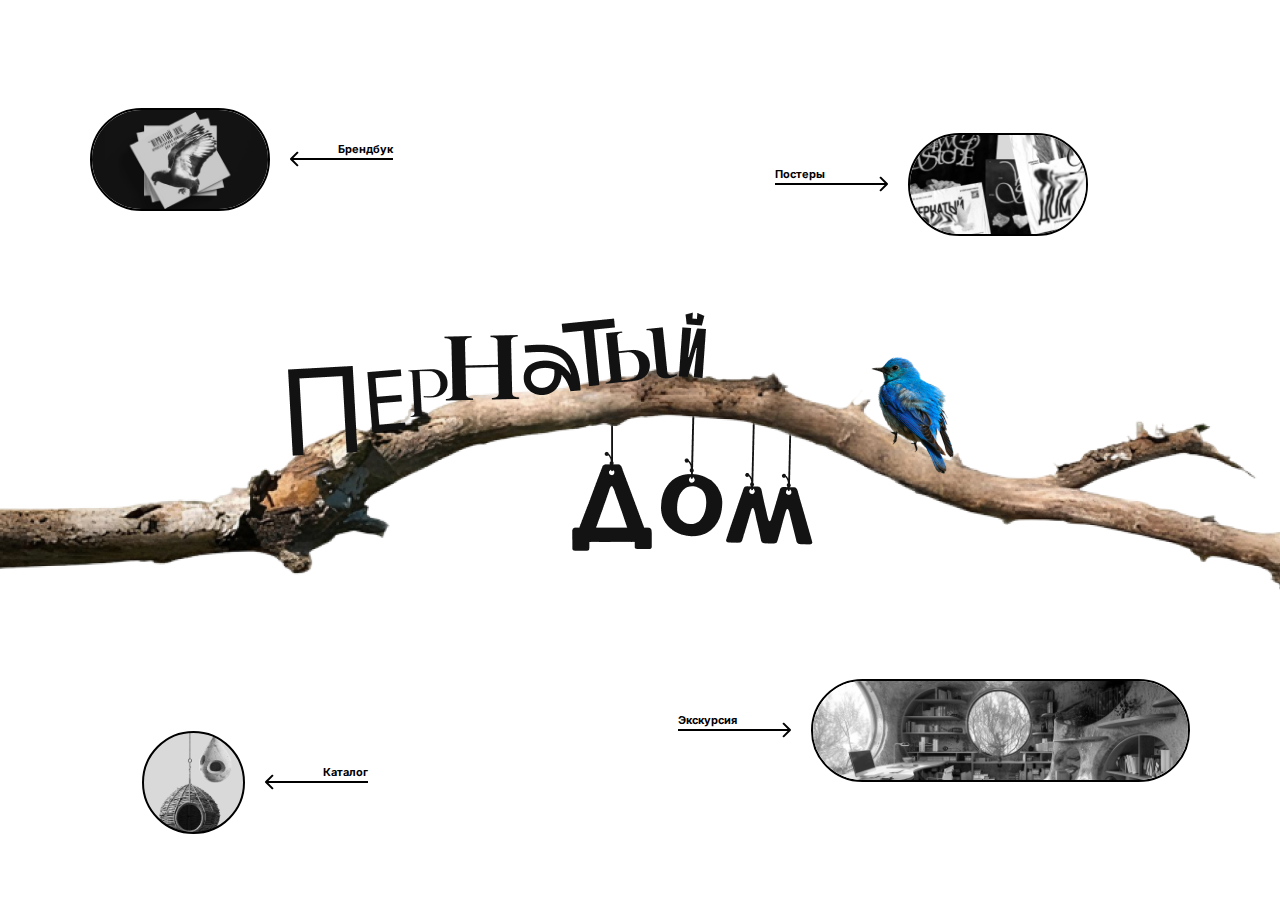
<file: index.html>
<!DOCTYPE html>
<html>
  <head>
    <link
      href="https://fonts.googleapis.com/css?family=Inter&display=swap"
      rel="stylesheet"
    />
    <meta name="viewport" content="width=device-width, initial-scale=1.0">
    <link href="./css/main.css" rel="stylesheet" />
    
    <title>Document</title>
  </head>
  <body>
    <div class="main">

        <div class="cards">
            <div class="card arrow_left card__brandbook">
                <a href="/pages/brandbook/brandbook.html" class="card__image">
                    <img src="./images/brandbook_btn.png" alt="">
                </a>
                <div class="arrow">
                    <div class="arrow_text">Брендбук</div>
                    <img class="arrowimg" src="./images/arrow_left.svg"/>
                </div>
            </div>

            
            <div class="card arrow_left card__catalog">
                <a href="./pages/catalog/catalog.html" class="card__image image__catalog">
                    <!-- <img src="./images/catalog_botton_gray_mobile.png" alt=""> -->
                </a>
                <div class="arrow">
                    <div class="arrow_text">Каталог</div>
                    <img class="arrowimg" src="./images/arrow_left.svg"/>
                </div>
            </div>

            <div class="card arrow_right card__posters">
                <a class="card__image" href="./pages/posters/posters.html">
                    <img src="./images/posters_btn.png" alt="">
                </a>
                <div class="arrow">
                    <div class="arrow_text">Постеры</div>
                    <img class="arrowimg" src="./images/arrow_right.svg"/>
                </div>
            </div>


            <div class="card arrow_right card__tour">
                <a href="./pages/tour/tour.html" class="card__image">
                    <img src="./images/tour_button.png" alt="">
                </a>
                <div class="arrow">
                    <div class="arrow_text">Экскурсия</div>
                    <img class="arrowimg" src="./images/arrow_right.svg"/>
                </div>
            </div>
        </div>

        <img src="./images/hero.png" class="heroImg" alt="">
    </div>
  </body>
</html>
</file>
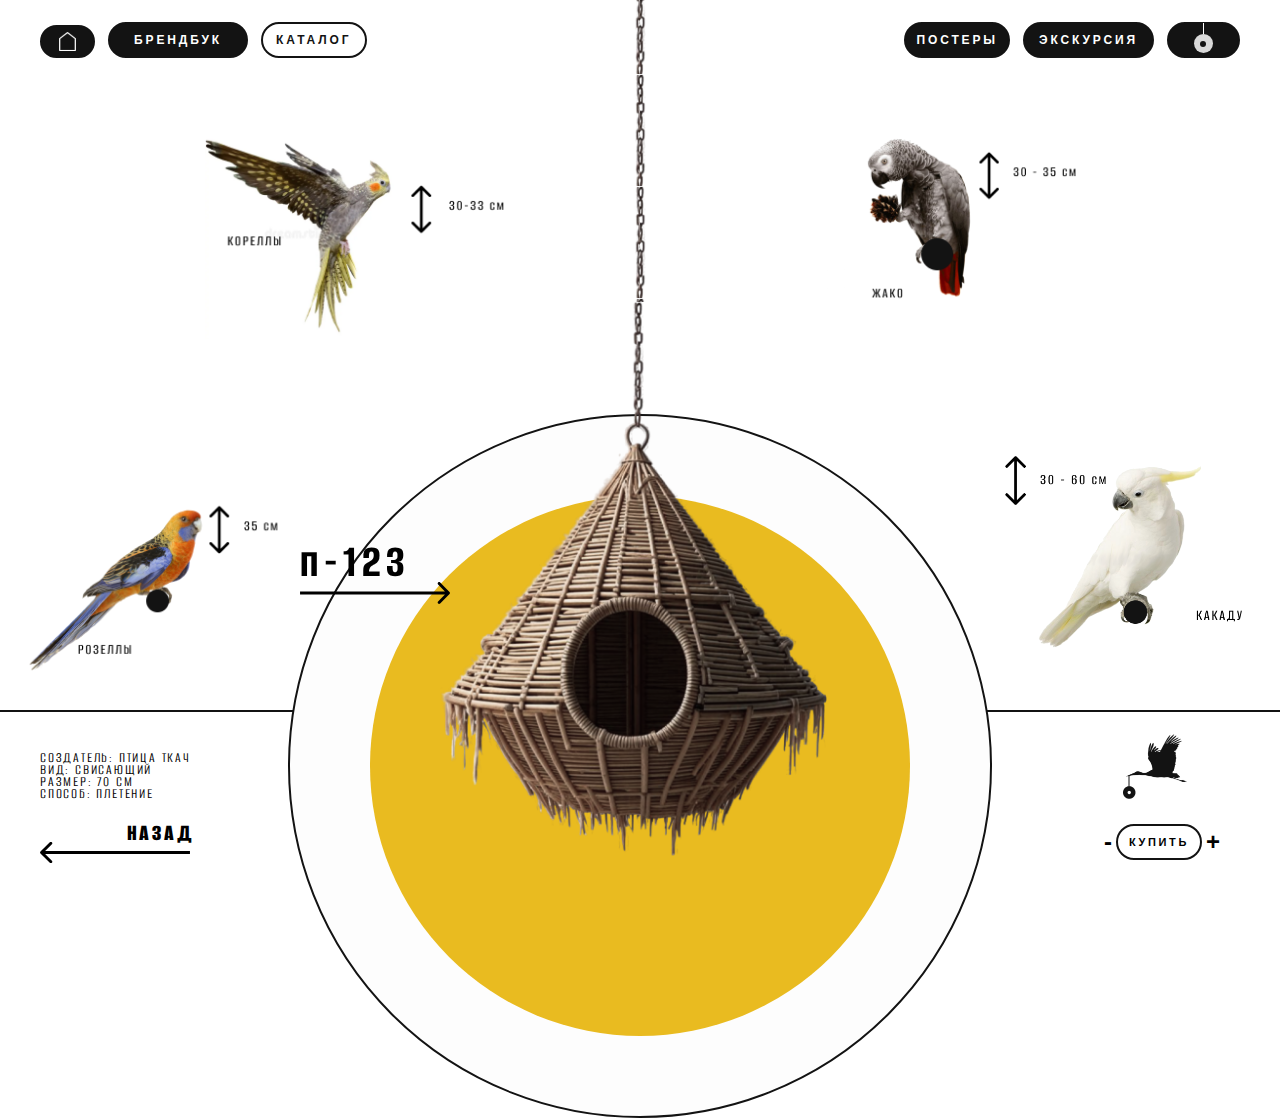
<file: pages/card123/card123.html>
<!DOCTYPE html>
<html lang="en">
<head>
    <meta charset="UTF-8">
    <meta name="viewport" content="width=device-width, initial-scale=1.0">
    <title>Document</title>
    <link rel="stylesheet" href="../../css/header.css">
    <link rel="stylesheet" href="../../css/backButton.css">
    <link rel="stylesheet" href="../../css/nullstyle.css">
    <link rel="stylesheet" href="./card123.css">

</head>
<body>
    <header class="header">
        <div class="header__section">
            <a href="/" class="header__button header__button_home">
                <img src="../../images/header/homeIcon.svg" alt="">
            </a>

            <a href="/pages/brandbook/brandbook.html" class="header__button header__button_brandbook">
                БРЕНДБУК
            </a>
            
            <a href="/pages/catalog/catalog.html" class="header__button header__button_catalog header__button_active">
                КАТАЛОГ
            </a>
        </div>
        <div class="header__section">
            <a href="/pages/posters/posters.html" class="header__button header__button_posters">
                ПОСТЕРЫ
            </a>
            <a href="/pages/tour/tour.html" class="header__button header__button_tour">
                ЭКСКУРСИЯ
            </a>
            <a href="/pages/cart/cart.html" class="header__button header__button_cart">
                <img src="../../images/header/cart.svg" alt="cart">
            </a>
        </div>

        <a href="/" class="header__back">
            <img src="../../images/header/arrow_back.svg" alt="back">
        </a>

        <a href="/pages/cart/cart.html" class="header__button header__button_cart button_mobile">
            <img src="../../images/header/cart.svg" alt="cart">
        </a>
        <div class="header__burger ">
            <button class="burger__button header__button">
                <span></span>
                <span></span>
                <span></span>
            </button>
            <div class="burger__content">
                <div class="burger__data">
                    
                <a href="/pages/brandbook/brandbook.html" class="header__button ">
                    БРЕНДБУК
                </a>
                
                <a href="/pages/catalog/catalog.html" class="header__button ">
                    КАТАЛОГ
                </a>

                <a href="/pages/posters/posters.html" class="header__button ">
                    ПОСТЕРЫ
                </a>
                <a href="/pages/tour/tour.html" class="header__button ">
                    ЭКСКУРСИЯ
                </a>
                </div>
            </div>
        </div>
    </header>

    <div class="main">
        <div class="left">
            <p class="left__text">
                СОЗДАТЕЛЬ: ПТИЦА ТКАЧ</br>
                ВИД: СВИСАЮЩИЙ</br>
                РАЗМЕР: 70 СМ</br>
                СПОСОБ: ПЛЕТЕНИЕ</br>
            </p>

            <a href="/" class="back__button card__back">
                <p>НАЗАД</p>
                <img src="../../images/catalog/arrow_catalog_left.svg" alt="">
            </a>
        </div>

        <div class="birds">
            <img class="img_koreli" src="/images/catalog__card/123/123koreli.png" alt="">
            <img class="img_rozeli" src="/images/catalog__card/123/123rozeli.png" alt="">
            <img class="img_zhako" src="/images/catalog__card/123/123zhako.png" alt="">
            <img class="img_kakadu" src="/images/catalog__card/123/123kakadu.png" alt="">
        </div>

        <div class="right">
            <img src="./../../images/catalog__card/stork.png" alt="stork" class="right__image">
            <div class="right__buttons">
                <button class="button__control button__control_minus">-</button>
                <button class="button__buy">КУПИТЬ</button>
                <button class="button__control button__control_plus">+</button>
            </div>
        </div>

        <div class="circle circle__outer">
            <div class="circle circle__inner">
                <div class="main__imageBlock">
                    <div class="cep_img"></div>
                    <img src="/images/catalog__card/nest_p_123.png" class="middleBlock__image" alt="main image">
               </div>
            </div>
            <div class="circle__title">
                <span>п-123</span>
                <img src="/images/catalog/arrow_catalog_right.svg" alt="">
            </div>
        </div>
    </div>
  

    <script src="../../js/burger.js"></script>
</body>
</html>
</file>
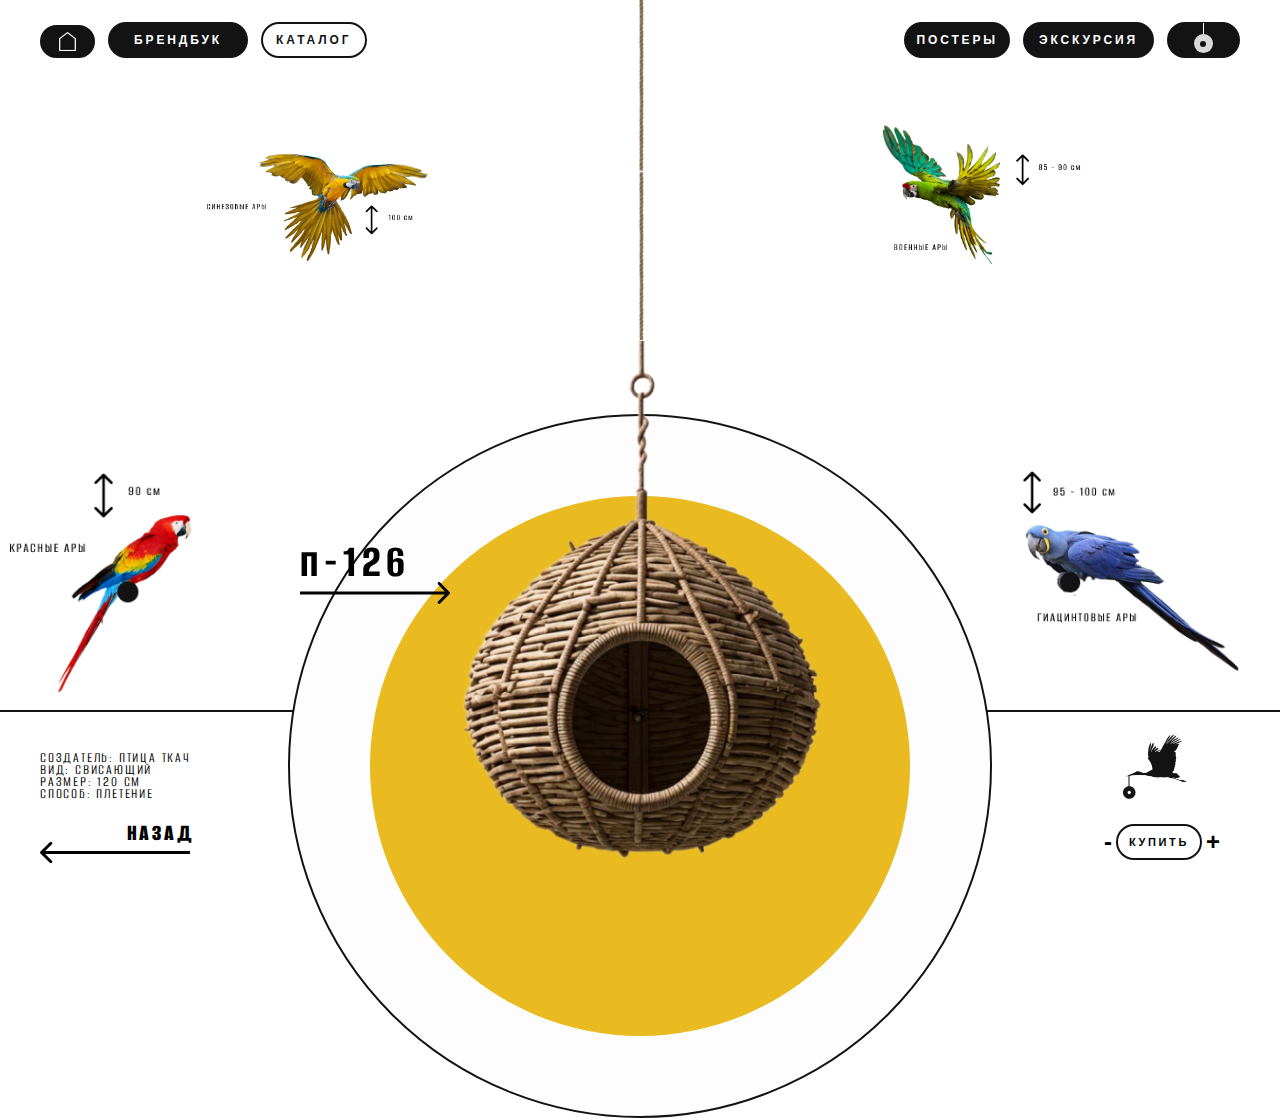
<file: pages/card126/card126.html>
<!DOCTYPE html>
<html lang="en">
<head>
    <meta charset="UTF-8">
    <meta name="viewport" content="width=device-width, initial-scale=1.0">
    <title>Document</title>
    <link rel="stylesheet" href="../../css/header.css">
    <link rel="stylesheet" href="../../css/backButton.css">
    <link rel="stylesheet" href="../../css/nullstyle.css">
    <link rel="stylesheet" href="./card126.css">

</head>
<body>
    <header class="header">
        <div class="header__section">
            <a href="/" class="header__button header__button_home">
                <img src="../../images/header/homeIcon.svg" alt="">
            </a>

            <a href="/pages/brandbook/brandbook.html" class="header__button header__button_brandbook">
                БРЕНДБУК
            </a>
            
            <a href="/pages/catalog/catalog.html" class="header__button header__button_catalog header__button_active">
                КАТАЛОГ
            </a>
        </div>
        <div class="header__section">
            <a href="/pages/posters/posters.html" class="header__button header__button_posters">
                ПОСТЕРЫ
            </a>
            <a href="/pages/tour/tour.html" class="header__button header__button_tour">
                ЭКСКУРСИЯ
            </a>
            <a href="/pages/cart/cart.html" class="header__button header__button_cart">
                <img src="../../images/header/cart.svg" alt="cart">
            </a>
        </div>

        <a href="/" class="header__back">
            <img src="../../images/header/arrow_back.svg" alt="back">
        </a>

        <a href="/pages/cart/cart.html" class="header__button header__button_cart button_mobile">
            <img src="../../images/header/cart.svg" alt="cart">
        </a>
        <div class="header__burger ">
            <button class="burger__button header__button">
                <span></span>
                <span></span>
                <span></span>
            </button>
            <div class="burger__content">
                <div class="burger__data">
                    
                <a href="/pages/brandbook/brandbook.html" class="header__button ">
                    БРЕНДБУК
                </a>
                
                <a href="/pages/catalog/catalog.html" class="header__button ">
                    КАТАЛОГ
                </a>

                <a href="/pages/posters/posters.html" class="header__button ">
                    ПОСТЕРЫ
                </a>
                <a href="/pages/tour/tour.html" class="header__button ">
                    ЭКСКУРСИЯ
                </a>
                </div>
            </div>
        </div>
    </header>

    <div class="main">
        <div class="left">
            <p class="left__text"> 
                СОЗДАТЕЛЬ: ПТИЦА ТКАЧ</br>
                ВИД: СВИСАЮЩИЙ</br>
                РАЗМЕР: 120 СМ</br>
                СПОСОБ: ПЛЕТЕНИЕ</br> 
            </p>

            <a href="/" class="back__button card__back">
                <p>НАЗАД</p>
                <img src="../../images/catalog/arrow_catalog_left.svg" alt="">
            </a>
        </div>

        <div class="birds">
            <img class="img_amadin" src="/images/catalog__card/126/126sine.png" alt="">
            <img class="img_kanary" src="/images/catalog__card/126/126red.png" alt="">
            <img class="img_wavy" src="/images/catalog__card/126/126military.png" alt="">
            <img class="img_neraz" src="/images/catalog__card/126/126blue.png" alt="">
        </div>

        <div class="right">
            <img src="./../../images/catalog__card/stork.png" alt="stork" class="right__image">
            <div class="right__buttons">
                <button class="button__control">-</button>
                <button class="button__buy">КУПИТЬ</button>
                <button class="button__control">+</button>
            </div>
        </div>

        <div class="circle circle__outer">
            <div class="circle circle__inner">
                <div class="main__imageBlock">
                    <div class="cep_img"></div>
                    <img src="/images/catalog__card/126/126main.png" class="middleBlock__image" alt="main image">
               </div>
            </div>
            <div class="circle__title">
                <span>п-126</span>
                <img src="/images/catalog/arrow_catalog_right.svg" alt="">
            </div>
        </div>
    </div>
  

    <script src="../../js/burger.js"></script>
</body>
</html>
</file>
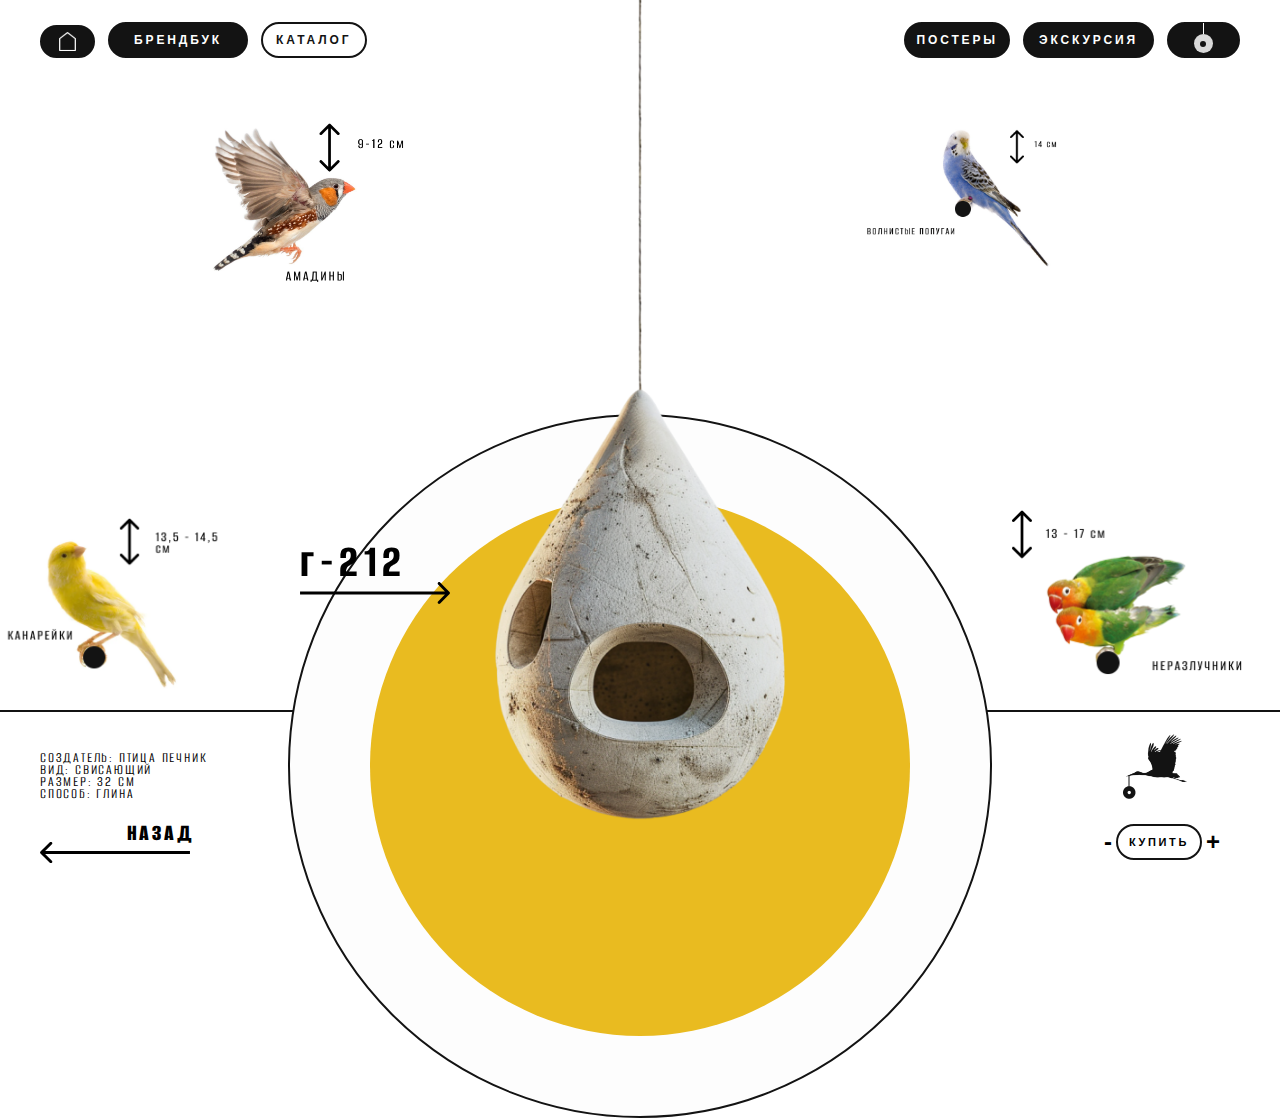
<file: pages/card128/card128.html>
<!DOCTYPE html>
<html lang="en">
<head>
    <meta charset="UTF-8">
    <meta name="viewport" content="width=device-width, initial-scale=1.0">
    <title>Document</title>
    <link rel="stylesheet" href="../../css/header.css">
    <link rel="stylesheet" href="../../css/backButton.css">
    <link rel="stylesheet" href="../../css/nullstyle.css">
    <link rel="stylesheet" href="./card128.css">

</head>
<body>
    <header class="header">
        <div class="header__section">
            <a href="/" class="header__button header__button_home">
                <img src="../../images/header/homeIcon.svg" alt="">
            </a>

            <a href="/pages/brandbook/brandbook.html" class="header__button header__button_brandbook">
                БРЕНДБУК
            </a>
            
            <a href="/pages/catalog/catalog.html" class="header__button header__button_catalog header__button_active">
                КАТАЛОГ
            </a>
        </div>
        <div class="header__section">
            <a href="/pages/posters/posters.html" class="header__button header__button_posters">
                ПОСТЕРЫ
            </a>
            <a href="/pages/tour/tour.html" class="header__button header__button_tour">
                ЭКСКУРСИЯ
            </a>
            <a href="/pages/cart/cart.html" class="header__button header__button_cart">
                <img src="../../images/header/cart.svg" alt="cart">
            </a>
        </div>

        <a href="/" class="header__back">
            <img src="../../images/header/arrow_back.svg" alt="back">
        </a>

        <a href="/pages/cart/cart.html" class="header__button header__button_cart button_mobile">
            <img src="../../images/header/cart.svg" alt="cart">
        </a>
        <div class="header__burger ">
            <button class="burger__button header__button">
                <span></span>
                <span></span>
                <span></span>
            </button>
            <div class="burger__content">
                <div class="burger__data">
                    
                <a href="/pages/brandbook/brandbook.html" class="header__button ">
                    БРЕНДБУК
                </a>
                
                <a href="/pages/catalog/catalog.html" class="header__button ">
                    КАТАЛОГ
                </a>

                <a href="/pages/posters/posters.html" class="header__button ">
                    ПОСТЕРЫ
                </a>
                <a href="/pages/tour/tour.html" class="header__button ">
                    ЭКСКУРСИЯ
                </a>
                </div>
            </div>
        </div>
    </header>

    <div class="main">
        <div class="left">
            <p class="left__text"> 
                СОЗДАТЕЛЬ: ПТИЦА ПЕЧНИК</br>
                ВИД: СВИСАЮЩИЙ</br>
                РАЗМЕР: 32 СМ</br>
                СПОСОБ: ГЛИНА</br> 
            </p>

            <a href="/" class="back__button card__back">
                <p>НАЗАД</p>
                <img src="../../images/catalog/arrow_catalog_left.svg" alt="">
            </a>
        </div>

        <div class="birds">
            <img class="img_amadin" src="/images/catalog__card/212/212amadin.png" alt="">
            <img class="img_kanary" src="/images/catalog__card/212/212kanary.png" alt="">
            <img class="img_wavy" src="/images/catalog__card/212/212wavy.png" alt="">
            <img class="img_neraz" src="/images/catalog__card/212/212neraz.png" alt="">
        </div>

        <div class="right">
            <img src="./../../images/catalog__card/stork.png" alt="stork" class="right__image">
            <div class="right__buttons">
                <button class="button__control">-</button>
                <button class="button__buy">КУПИТЬ</button>
                <button class="button__control">+</button>
            </div>
        </div>

        <div class="circle circle__outer">
            <div class="circle circle__inner">
                <div class="main__imageBlock">
                    <div class="cep_img"></div>
                    <img src="/images/catalog__card/128/128main.png" class="middleBlock__image" alt="main image">
               </div>
            </div>
            <div class="circle__title">
                <span>г-212</span>
                <img src="/images/catalog/arrow_catalog_right.svg" alt="">
            </div>
        </div>
    </div>
  

    <script src="../../js/burger.js"></script>
</body>
</html>
</file>
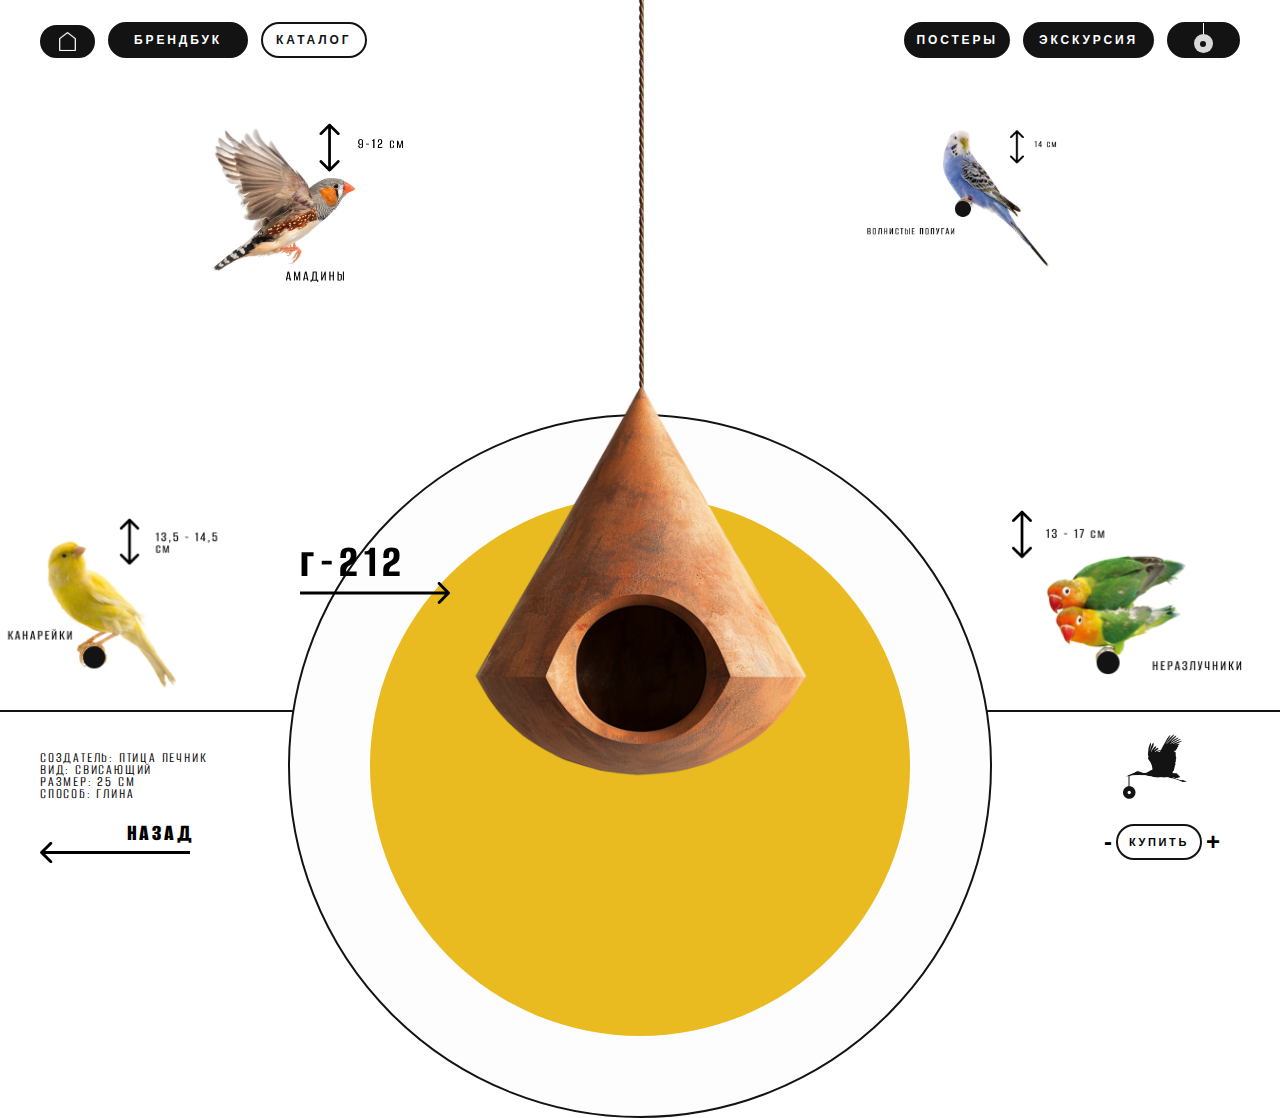
<file: pages/card212/card212.html>
<!DOCTYPE html>
<html lang="en">
<head>
    <meta charset="UTF-8">
    <meta name="viewport" content="width=device-width, initial-scale=1.0">
    <title>Document</title>
    <link rel="stylesheet" href="../../css/header.css">
    <link rel="stylesheet" href="../../css/backButton.css">
    <link rel="stylesheet" href="../../css/nullstyle.css">
    <link rel="stylesheet" href="./card212.css">

</head>
<body>
    <header class="header">
        <div class="header__section">
            <a href="/" class="header__button header__button_home">
                <img src="../../images/header/homeIcon.svg" alt="">
            </a>

            <a href="/pages/brandbook/brandbook.html" class="header__button header__button_brandbook">
                БРЕНДБУК
            </a>
            
            <a href="/pages/catalog/catalog.html" class="header__button header__button_catalog header__button_active">
                КАТАЛОГ
            </a>
        </div>
        <div class="header__section">
            <a href="/pages/posters/posters.html" class="header__button header__button_posters">
                ПОСТЕРЫ
            </a>
            <a href="/pages/tour/tour.html" class="header__button header__button_tour">
                ЭКСКУРСИЯ
            </a>
            <a href="/pages/cart/cart.html" class="header__button header__button_cart">
                <img src="../../images/header/cart.svg" alt="cart">
            </a>
        </div>

        <a href="/" class="header__back">
            <img src="../../images/header/arrow_back.svg" alt="back">
        </a>

        <a href="/pages/cart/cart.html" class="header__button header__button_cart button_mobile">
            <img src="../../images/header/cart.svg" alt="cart">
        </a>
        <div class="header__burger ">
            <button class="burger__button header__button">
                <span></span>
                <span></span>
                <span></span>
            </button>
            <div class="burger__content">
                <div class="burger__data">
                    
                <a href="/pages/brandbook/brandbook.html" class="header__button ">
                    БРЕНДБУК
                </a>
                
                <a href="/pages/catalog/catalog.html" class="header__button ">
                    КАТАЛОГ
                </a>

                <a href="/pages/posters/posters.html" class="header__button ">
                    ПОСТЕРЫ
                </a>
                <a href="/pages/tour/tour.html" class="header__button ">
                    ЭКСКУРСИЯ
                </a>
                </div>
            </div>
        </div>
    </header>

    <div class="main">
        <div class="left">
            <p class="left__text"> 
                СОЗДАТЕЛЬ: ПТИЦА ПЕЧНИК</br>
                ВИД: СВИСАЮЩИЙ</br>
                РАЗМЕР: 25 СМ</br>
                СПОСОБ: ГЛИНА</br> 
            </p>

            <a href="/" class="back__button card__back">
                <p>НАЗАД</p>
                <img src="../../images/catalog/arrow_catalog_left.svg" alt="">
            </a>
        </div>

        <div class="birds">
            <img class="img_amadin" src="/images/catalog__card/212/212amadin.png" alt="">
            <img class="img_kanary" src="/images/catalog__card/212/212kanary.png" alt="">
            <img class="img_wavy" src="/images/catalog__card/212/212wavy.png" alt="">
            <img class="img_neraz" src="/images/catalog__card/212/212neraz.png" alt="">
        </div>

        <div class="right">
            <img src="./../../images/catalog__card/stork.png" alt="stork" class="right__image">
            <div class="right__buttons">
                <button class="button__control">-</button>
                <button class="button__buy">КУПИТЬ</button>
                <button class="button__control">+</button>
            </div>
        </div>

        <div class="circle circle__outer">
            <div class="circle circle__inner">
                <div class="main__imageBlock">
                    <div class="cep_img"></div>
                    <img src="/images/catalog__card/212/212main.png" class="middleBlock__image" alt="main image">
               </div>
            </div>
            <div class="circle__title">
                <span>г-212</span>
                <img src="/images/catalog/arrow_catalog_right.svg" alt="">
            </div>
        </div>
    </div>
  

    <script src="../../js/burger.js"></script>
</body>
</html>
</file>
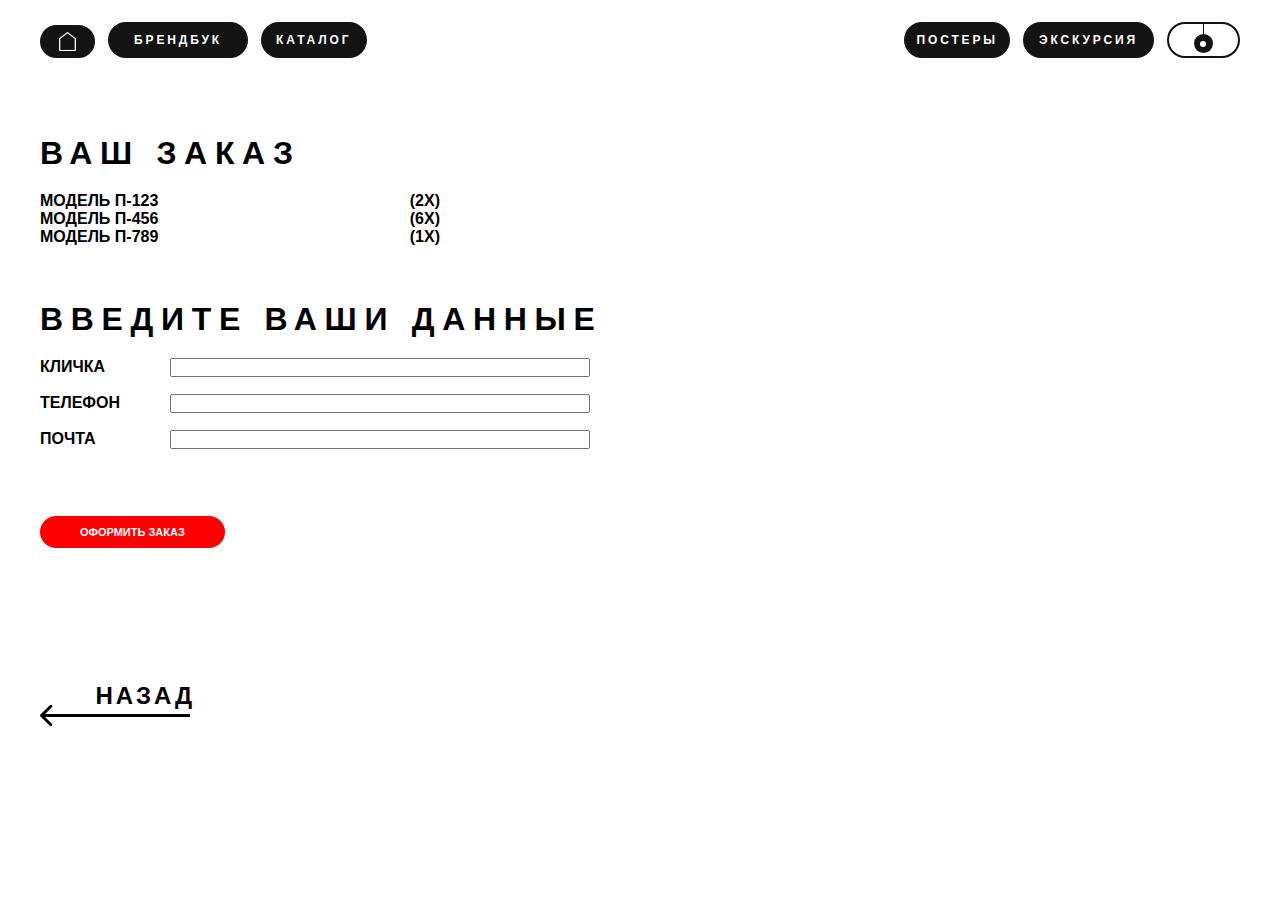
<file: pages/cart/cart.html>
<!DOCTYPE html>
<html lang="en">
<head>
    <meta charset="UTF-8">
    <meta name="viewport" content="width=device-width, initial-scale=1.0">
    <title>Document</title>
    <link rel="stylesheet" href="../../css/nullstyle.css">
    <link rel="stylesheet" href="../../css/header.css">
    <link rel="stylesheet" href="../../css/backButton.css">
    <link rel="stylesheet" href="cart.css">
</head>
<body> 
    <header class="header">
        <div class="header__section">
            <a href="/" class="header__button header__button_home">
                <img src="../../images/header/homeIcon.svg" alt="">
            </a>

            <a href="/pages/brandbook/brandbook.html" class="header__button header__button_brandbook">
                БРЕНДБУК
            </a>
            
            <a href="/pages/catalog/catalog.html" class="header__button header__button_catalog ">
                КАТАЛОГ
            </a>
        </div>
        <div class="header__section">
            <a href="/pages/posters/posters.html" class="header__button header__button_posters ">
                ПОСТЕРЫ
            </a>
            <a href="/pages/tour/tour.html" class="header__button header__button_tour">
                ЭКСКУРСИЯ
            </a>
            <a href="/pages/cart/cart.html" class="header__button header__button_cart header__button_active">
                <img src="../../images/header/cart__inverted.svg" alt="cart">
            </a>
        </div>

        <a href="/" class="header__back">
            <img src="../../images/header/arrow_back.svg" alt="back">
        </a>

        <a href="/pages/cart/cart.html" class="header__button header__button_cart button_mobile">
            <img src="../../images/header/cart.svg" alt="cart">
        </a>
        <div class="header__burger ">
            <button class="burger__button header__button">
                <span></span>
                <span></span>
                <span></span>
            </button>
            <div class="burger__content">
                <div class="burger__data">
                    
                <a href="/" class="header__button ">
                    БРЕНДБУК
                </a>
                
                <a href="/" class="header__button ">
                    КАТАЛОГ
                </a>

                <a href="/" class="header__button ">
                    ПОСТЕРЫ
                </a>
                <a href="/" class="header__button ">
                    ЭКСКУРСИЯ
                </a>
                </div>
            </div>
        </div>
    </header>
    <main class="main">
        <h2 class="heading">ВАШ ЗАКАЗ</h2>
        <div class="order__info">

            <template id="cartItemTemplate">
                <div class="order__info__item">
                    <div class="title"></div>
                    <div class="quantity"></div>
                    <!-- <button class="delete-item">Удалить</button>  -->
                </div>
            </template>
            <div class="order__info__item">
               <div class="title">
                МОДЕЛЬ П-123
               </div>

                <div class="quantity">
                    (2Х)
                </div>
            </div>
        </div>

        <h2 class="heading">ВВЕДИТЕ ВАШИ ДАННЫЕ</h2>

        <form class="form" action="/pages/success/success.html" method="get"> 
            <div class="form__item">
                <label for="name">КЛИЧКА</label>
                <input type="text" id="name" name="name" required>
            </div>
            <div class="form__item">
                <label for="phone">ТЕЛЕФОН</label>
                <input type="text" id="phone" name="phone" required> 
            </div>
            <div class="form__item">
                <label for="email">ПОЧТА</label>
                <input type="text" id="email" name="email" required>
            </div>

            <button class="form__button" type="submit">
                ОФОРМИТЬ ЗАКАЗ
            </button>
        </form> 
    </main>


    <a href="/" class="back__button cart__back">
        <p>НАЗАД</p>
        <img src="../../images/catalog/arrow_catalog_left.svg" alt="">
    </a>

    <script src="../../js/cart.js"></script>
    <script src="../../js/burger.js"></script>

    </body>

</html>
</file>
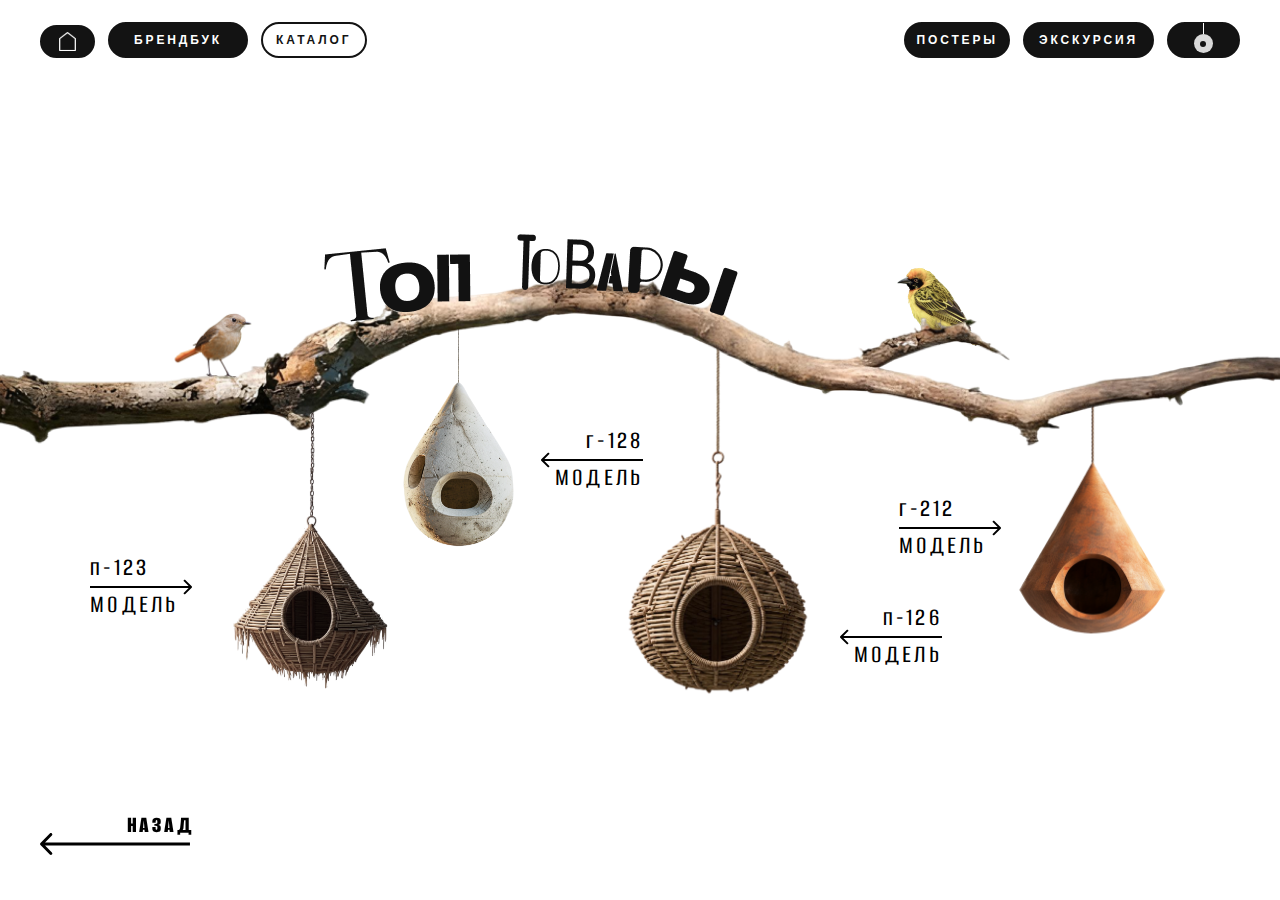
<file: pages/catalog/catalog.html>
<!DOCTYPE html>
<html lang="en">
<head>
    <meta charset="UTF-8">
    <meta name="viewport" content="width=device-width, initial-scale=1.0">
    <title>Document</title>
    <link rel="stylesheet" href="../../css/header.css">
    <link rel="stylesheet" href="../../css/backButton.css">
    <link rel="stylesheet" href="catalog.css">
</head>
<body> 
    <header class="header">
        <div class="header__section">
            <a href="/" class="header__button header__button_home">
                <img src="../../images/header/homeIcon.svg" alt="">
            </a>

            <a href="/pages/brandbook/brandbook.html" class="header__button header__button_brandbook">
                БРЕНДБУК
            </a>
            
            <a href="/pages/catalog/catalog.html" class="header__button header__button_catalog header__button_active">
                КАТАЛОГ
            </a>
        </div>
        <div class="header__section">
            <a href="/pages/posters/posters.html" class="header__button header__button_posters">
                ПОСТЕРЫ
            </a>
            <a href="/pages/tour/tour.html" class="header__button header__button_tour">
                ЭКСКУРСИЯ
            </a>
            <a href="/pages/cart/cart.html" class="header__button header__button_cart">
                <img src="../../images/header/cart.svg" alt="cart">
            </a>
        </div>

        <a href="/" class="header__back">
            <img src="../../images/header/arrow_back.svg" alt="back">
        </a>

        <a href="/pages/cart/cart.html" class="header__button header__button_cart button_mobile">
            <img src="../../images/header/cart.svg" alt="cart">
        </a>
        <div class="header__burger ">
            <button class="burger__button header__button">
                <span></span>
                <span></span>
                <span></span>
            </button>
            <div class="burger__content">
                <div class="burger__data">
                    
                <a href="/pages/brandbook/brandbook.html" class="header__button ">
                    БРЕНДБУК
                </a>
                
                <a href="/pages/catalog/catalog.html" class="header__button ">
                    КАТАЛОГ
                </a>

                <a href="/pages/posters/posters.html" class="header__button ">
                    ПОСТЕРЫ
                </a>
                <a href="/pages/tour/tour.html" class="header__button ">
                    ЭКСКУРСИЯ
                </a>
                </div>
            </div>
        </div>
    </header>

    <main class="main">
        <div class="main__wrapper">
            <img src="../../images/catalog/catalog_main.png" class="catalog_main" alt="catalog main"/>
        </div>

        <img src="../../images/catalog/catalog_main2.png" class="catalog_main2" alt="catalog main"/>

        <img src="../../images/catalog/bird_catalog1.png" class="bird_catalog1" alt="bird catalog1"/>
        <img src="../../images/catalog/bird_catalog2.png" class="bird_catalog2" alt="bird catalog2"/>

        <div class="nest nest_1">
            <a class="text__block"  href="/pages/card123/card123.html">
                <p class="title">
                    п-123
                </p>
                <img class="text__arrow" src="../../images/catalog/arrow_catalog_right.svg" alt="">
                <p class="title__model">
                    МОДЕЛЬ
                </p>
            </a>
            <img src="../../images/catalog/nest_1.png" class="nest_1_img nest__image" alt="nest_1"/>
        </div>
        
        <div class="nest nest_2">
            <a class="text__block text__block__right" href="/pages/card128/card128.html">
                <p class="title">
                    г-128
                </p>
                <img class="text__arrow" src="../../images/catalog/arrow_catalog_left.svg" alt="">
                <p class="title__model">
                    МОДЕЛЬ
                </p>
            </a>
            <img src="../../images/catalog/nest_2.png" class="nest_2_img nest__image" alt="nest_2"/>
        </div>
        
        <div class="nest nest_3">
            <a class="text__block text__block__right" href="/pages/card126/card126.html">
                <p class="title">
                    п-126
                </p>
                <img class="text__arrow" src="../../images/catalog/arrow_catalog_left.svg" alt="">
                <p class="title__model">
                    МОДЕЛЬ
                </p>
            </a>
            <img src="../../images/catalog/nest_3.png" class="nest_3_img nest__image" alt="nest_3"/>
        </div>
        
        <div class="nest nest_4">
            <a class="text__block" href="/pages/card212/card212.html">
                <p class="title">
                    г-212
                </p>
                <img class="text__arrow" src="../../images/catalog/arrow_catalog_right.svg" alt="">
                <p class="title__model">
                    МОДЕЛЬ
                </p>
            </a>
            <img src="../../images/catalog/nest_4.png" class="nest_4_img nest__image" alt="nest_4"/>
        </div>
    </main>

    <a href="/" class="back__button catalog_back">
        <p>НАЗАД</p>
        <img src="../../images/catalog/arrow_catalog_left.svg" alt="">
    </a>

    <script src="../../js/burger.js"></script>
</body>
</html>
</file>
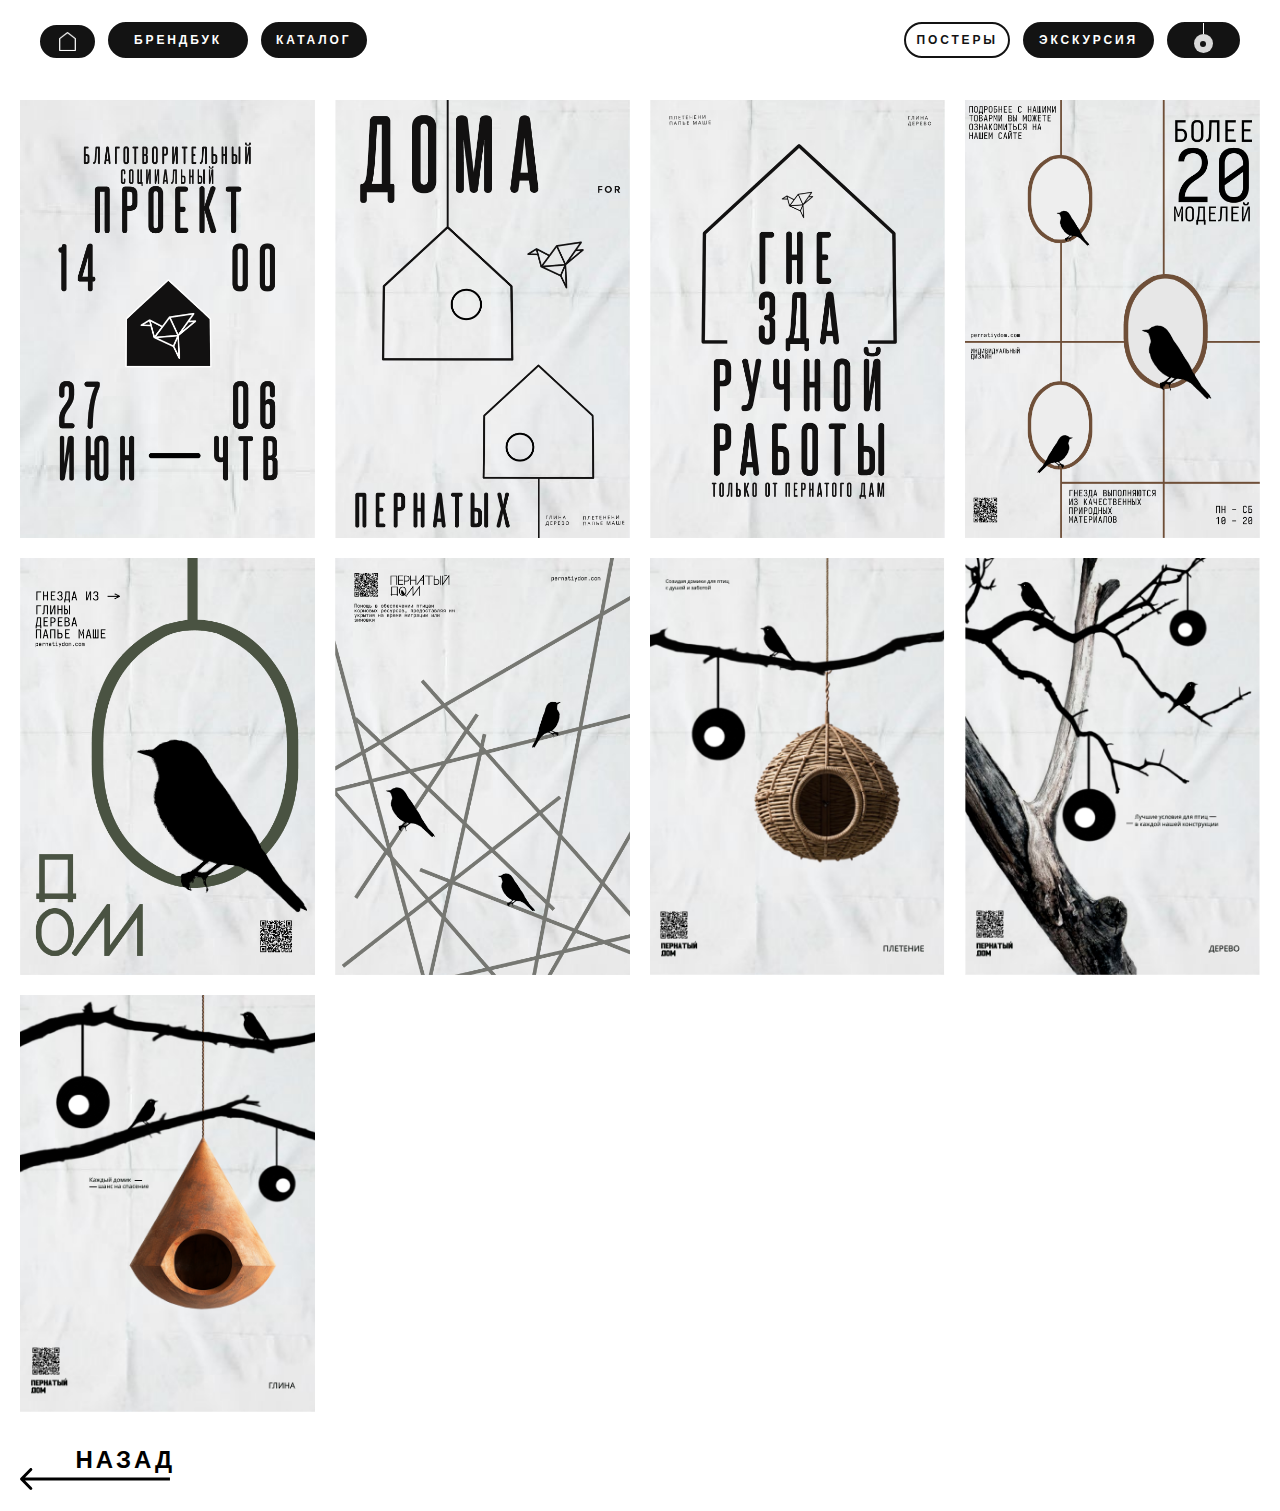
<file: pages/posters/posters.html>
<!DOCTYPE html>
<html lang="en">
<head>
    <meta charset="UTF-8">
    <meta name="viewport" content="width=device-width, initial-scale=1.0">
    <title>Document</title>
    <link rel="stylesheet" href="../../css/nullstyle.css">
    <link rel="stylesheet" href="../../css/header.css">
    <link rel="stylesheet" href="../../css/backButton.css">
    <link rel="stylesheet" href="posters.css">
</head>
<body> 
    <header class="header">
        <div class="header__section">
            <a href="/" class="header__button header__button_home">
                <img src="../../images/header/homeIcon.svg" alt="">
            </a>

            <a href="/pages/brandbook/brandbook.html" class="header__button header__button_brandbook">
                БРЕНДБУК
            </a>
            
            <a href="/pages/catalog/catalog.html" class="header__button header__button_catalog ">
                КАТАЛОГ
            </a>
        </div>
        <div class="header__section">
            <a href="/pages/posters/posters.html" class="header__button header__button_posters header__button_active">
                ПОСТЕРЫ
            </a>
            <a href="/pages/tour/tour.html" class="header__button header__button_tour">
                ЭКСКУРСИЯ
            </a>
            <a href="/pages/cart/cart.html" class="header__button header__button_cart">
                <img src="../../images/header/cart.svg" alt="cart">
            </a>
        </div>

        <a href="/" class="header__back">
            <img src="../../images/header/arrow_back.svg" alt="back">
        </a>

        <a href="/pages/cart/cart.html" class="header__button header__button_cart button_mobile">
            <img src="../../images/header/cart.svg" alt="cart">
        </a>
        <div class="header__burger ">
            <button class="burger__button header__button">
                <span></span>
                <span></span>
                <span></span>
            </button>
            <div class="burger__content">
                <div class="burger__data">
                    
                <a href="/" class="header__button ">
                    БРЕНДБУК
                </a>
                
                <a href="/" class="header__button ">
                    КАТАЛОГ
                </a>

                <a href="/" class="header__button ">
                    ПОСТЕРЫ
                </a>
                <a href="/" class="header__button ">
                    ЭКСКУРСИЯ
                </a>
                </div>
            </div>
        </div>
    </header>
    
    
    <main class="main">
        <img class="poster" src="../../images/posters/1.png" alt="">
        <img class="poster" src="../../images/posters/2.png" alt="">
        <img class="poster" src="../../images/posters/3.png" alt="">
        <img class="poster" src="../../images/posters/4.png" alt="">
        <img class="poster" src="../../images/posters/5.png" alt="">
        <img class="poster" src="../../images/posters/6.png" alt="">
        <img class="poster" src="../../images/posters/7.png" alt="">
        <img class="poster" src="../../images/posters/8.png" alt="">
        <img class="poster" src="../../images/posters/9.png" alt="">
    </main>

    <a href="/" class="back__button poster__left">
        <p>НАЗАД</p>
        <img src="../../images/catalog/arrow_catalog_left.svg" alt="">
    </a>

    <script src="../../js/burger.js"></script>
</body> 
</html>
</file>
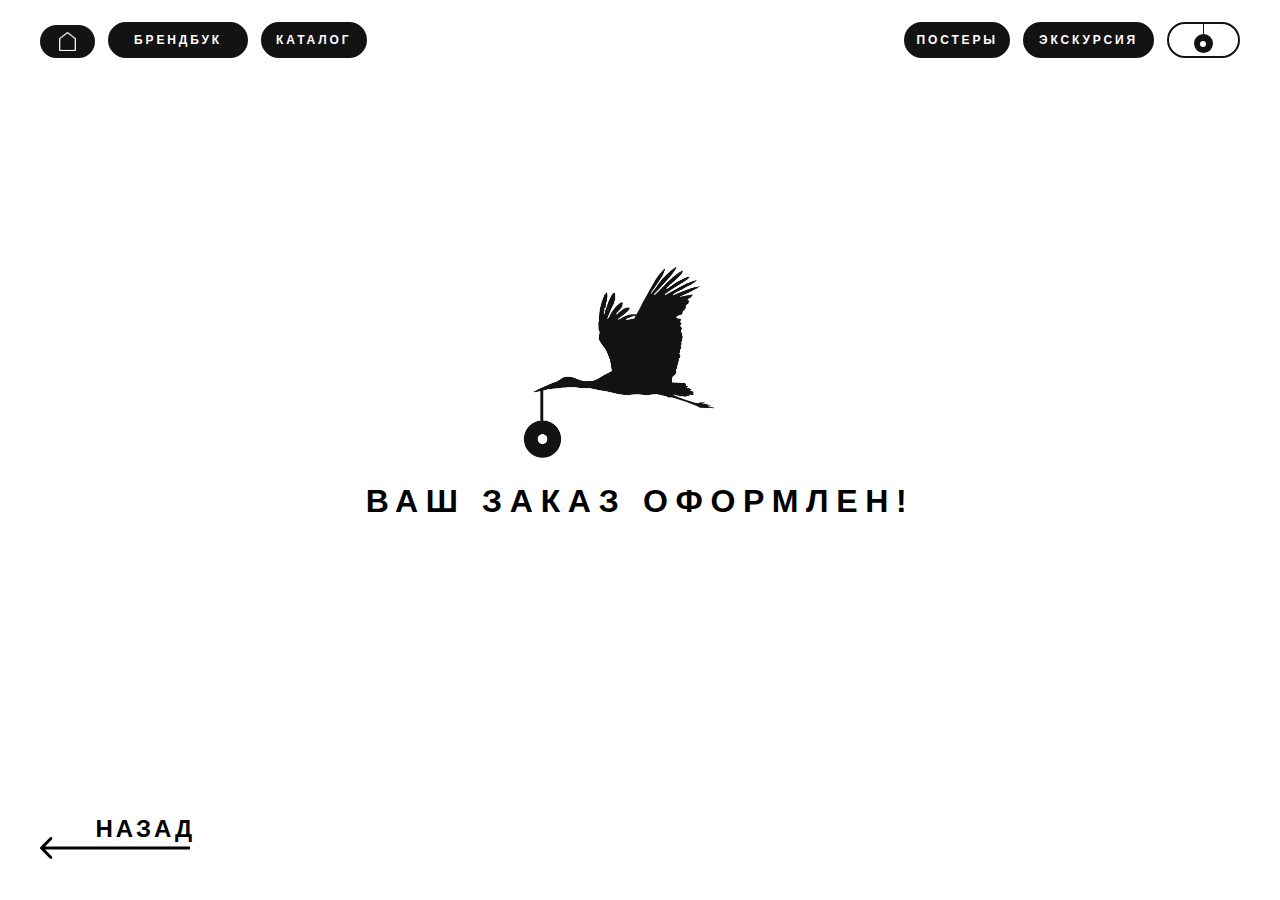
<file: pages/success/success.html>
<!DOCTYPE html>
<html lang="en">
<head>
    <meta charset="UTF-8">
    <meta name="viewport" content="width=device-width, initial-scale=1.0">
    <title>Document</title>
    <link rel="stylesheet" href="../../css/nullstyle.css">
    <link rel="stylesheet" href="../../css/header.css">
    <link rel="stylesheet" href="../../css/backButton.css">
    <link rel="stylesheet" href="success.css">
</head>
<body> 
    <header class="header">
        <div class="header__section">
            <a href="/" class="header__button header__button_home">
                <img src="../../images/header/homeIcon.svg" alt="">
            </a>

            <a href="/pages/brandbook/brandbook.html" class="header__button header__button_brandbook">
                БРЕНДБУК
            </a>
            
            <a href="/pages/catalog/catalog.html" class="header__button header__button_catalog ">
                КАТАЛОГ
            </a>
        </div>
        <div class="header__section">
            <a href="/pages/posters/posters.html" class="header__button header__button_posters ">
                ПОСТЕРЫ
            </a>
            <a href="/pages/tour/tour.html" class="header__button header__button_tour">
                ЭКСКУРСИЯ
            </a>
            <a href="/pages/cart/cart.html" class="header__button header__button_cart header__button_active">
                <img src="../../images/header/cart__inverted.svg" alt="cart">
            </a>
        </div>

        <a href="/" class="header__back">
            <img src="../../images/header/arrow_back.svg" alt="back">
        </a>

        <a href="/pages/cart/cart.html" class="header__button header__button_cart button_mobile">
            <img src="../../images/header/cart.svg" alt="cart">
        </a>
        <div class="header__burger ">
            <button class="burger__button header__button">
                <span></span>
                <span></span>
                <span></span>
            </button>
            <div class="burger__content">
                <div class="burger__data">
                    
                <a href="/" class="header__button ">
                    БРЕНДБУК
                </a>
                
                <a href="/" class="header__button ">
                    КАТАЛОГ
                </a>

                <a href="/" class="header__button ">
                    ПОСТЕРЫ
                </a>
                <a href="/" class="header__button ">
                    ЭКСКУРСИЯ
                </a>
                </div>
            </div>
        </div>
    </header>
    <main class="main">
        <img src="/images/success/success.png" alt="success">
        <h2 class="heading">ВАШ ЗАКАЗ ОФОРМЛЕН!</h2>
        
    </main>


    <a href="/" class="back__button cart__back">
        <p>НАЗАД</p>
        <img src="../../images/catalog/arrow_catalog_left.svg" alt="">
    </a>

    <script src="../../js/cart.js"></script>
    <script src="../../js/burger.js"></script>

    </body>

</html>
</file>
<file: css/main.css>
* {
  margin: 0;
  padding: 0;
  box-sizing: border-box;
} 


body {
  font-family: "Inter", sans-serif;
}

.main {
  min-height: 100vh;
  
  display: flex;
  align-items: center;
  justify-content: center;
}

.card {
  display: flex;
  gap: 20px;
  height: 103px;
  align-items: stretch;
}

.arrow_left {
  flex-direction: row;
}

.arrow_right {
  flex-direction: row-reverse;
}

.card__image img {
  height: 100%; 
}

.card__image {
  overflow: hidden;
  border-radius: 60px;
  border: 2px solid black;

}

.arrow {
  align-self: center;
}


.arrow_left .arrow_text {
  text-align: right;
}

.arrow_right .arrow_text {
  text-align: left;
}

.arrow_text {
  font-weight: bold;
  font-size: 11px;
  line-height: 20%;
}



.heroImg {
  width: 100%;
}


.card__brandbook, .card__posters, .card__catalog, .card__tour {
  position: absolute;
}

.card__brandbook {
  left: 90px;
  top: 108px;
}


.card__posters {
  right: 192px;
  top: 133px;
}

.card__catalog {
  left: 142px;
  bottom: 66px;
}

.card__tour {
  bottom: 118px;
  right: 90px;
}

.image__catalog {
  background: url("../images/catalog_botton_gray_mobile.png"); 
  background-size: cover;
  background-position: 0 -20px;
  width: 103px;
}

@media screen and (max-width: 800px) {

  .image__catalog {
    height: 100%;
    width: 100%;
  }
  .cards {
    display: flex;
    flex-wrap: wrap;
    gap: 22px;
    max-width: 400px;
    width: 100%;
  }

  .card__brandbook, .card__posters, .card__catalog, .card__tour {
    position: initial; 
  }

  .card {
    height: 180px;
  }

  .arrowimg {
    display: none;
  }

  .arrow_left {
    flex-direction: column-reverse;
  }

  .arrow_right {
    flex-direction: column;
  }

  .card__brandbook {
    width: calc(70% - 12px);
  }

  .card__catalog {
    width:  calc(30% - 12px)
  }

  .card__posters {
    width:  calc(30% - 12px)
  }

  .card__tour {
    width: calc(70% - 12px);

  }

  .main {
    padding-top: 70px;
    flex-direction: column-reverse;
    gap: 60px;
    justify-content: flex-end;  
  }
}

@media screen and (max-width: 800px) { 
  .cards {
    padding: 0 20px;
  }

}
</file>
<file: css/header.css>
.header {
    display: flex;  
    justify-content: space-between;
    padding: 22px 40px;
    font-family: "Inter", sans-serif;
}

.header__button {
    background: #131313;
    display: flex;
    align-items: center;
    justify-content: center;
    border-radius: 40px;
    border: 2px solid #131313; 
    color: white;
    text-decoration: none;
    font-family: inherit;
    font-weight: 700;
    font-size: 12px;
    letter-spacing: 0.24em;
    height: 36px;
}

.header__button_active {
    background: none;
    color: #131313;
}

.header__button_catalog {
    padding: 0 13px;
}

.header__button_brandbook { 
    padding: 0 24px;
}

.header__button_posters {
    padding: 0 10px;
}

.header__button_tour {
    padding: 0 14px;

}

.header__button_cart {
    padding: 0 25px; 
}

.header__button_cart img {
    margin-top: -5px;
}

.header__button_home {
    padding: 7px 16px;
    height: 33px;
    align-self: flex-end;
} 


.header__section {
    display: flex;
    gap: 13px;
}

.burger__button {
    display: flex;
    height: 33px;
    padding: 8px 14px;
    flex-direction: column; 
    justify-content: space-between;
    align-items: center;
    width: 51px;  
    border: none;
    cursor: pointer; 
}

.burger__button span {
    display: block;
    background: white;
    border-radius: 3px;
    height: 3px;
    width: 100%;
    
}

.button_mobile {
    display: none;

}
.header__burger {
    display: none;
}

.burger__content {
    position: fixed;
    top: 0;
    right: 0;
    left: 0;
    bottom: 0;
    display: flex;
    align-items: center;
    justify-content: center;
    opacity: 0;
    pointer-events: none;
    z-index: -1;

}

.burger__data {
    background-color: #131313E0;
    width: 80%;
    min-width: 300px;
    max-width: 700px;
    border-radius: 45px;
    font-size: 12px; 
    display: flex;
    flex-direction: column;
    gap: 30px;
    padding: 20px;
}

.burger__opened .burger__content{
    opacity: 1;
    pointer-events: auto;
    z-index: 10;
}

.header__back {
    display: none;
}

@media screen and (max-width: 800px) {
    .header__section {
        display: none;
    }

    .header__button {
        border: none;
    }

    .button_mobile {
        display: block;
        padding: 0 16px;
        height: 33px;
    }

    .header__burger {
        display: block;
    }

    .header {
        padding: 26px 30px;
        justify-content: flex-end;
        align-items: center;
        gap: 10px;
    }

    .burger__content .header__button {
        background: transparent;
        border: none;
    }

    .header__back {
        display: block;
        margin-right: auto;
    }
}
</file>
<file: css/backButton.css>
.back__button {
    width: 150px;
    display: flex;
    text-decoration: none;
    flex-direction: column; 
    color: inherit;

}

.back__button p {
    line-height: 65%;
    font-family: "Alumni Sans", sans-serif;
    font-size: 24px;
    font-weight: 800;
    letter-spacing: 0.12em;
    text-align: right;
    margin-right: -5px;
}

@media screen and (max-width: 800px) {
    .back__button {
        display: none;
    }
}
</file>
<file: css/nullstyle.css>
* {
    box-sizing: border-box;
    margin: 0;
    padding: 0;
}

button, a {
    color: inherit;
    font-weight: inherit;
    font-size: inherit;
    cursor: pointer;
}

button {
    border: none;
    background: none;
    outline: none;
}

a {
    text-decoration: none;
}

.main__imageBlock {
    pointer-events: none;
}
</file>
<file: pages/card123/card123.css>
@import url('https://fonts.googleapis.com/css2?family=Alumni+Sans:ital,wght@0,100..900;1,100..900&display=swap');

* {
    box-sizing: border-box;
    margin: 0;
    padding: 0;
}

body {
    height: 100vh;
    overflow: hidden;
} 

.main {
    margin-top: calc(100vh - 80px - 190px);
    display: flex;
    width: 100%;
    justify-content: space-between;
    /* position: absolute; */
    bottom: 0;
    height: 190px;
    border-top: 2px solid #131313; 
}


.left {
    padding-left: 40px;
    padding-top: 40px;

}

.left__text {
    font-size: 15px;
    line-height: 80%;
    font-family: "Alumni Sans", sans-serif;
    letter-spacing: 0.12em;
    margin-bottom: 25px;
}

 
.right {
    padding: 20px 60px 0 0;
    display: flex;
    flex-direction: column;
    align-items: center;
}

.right__buttons {
    display: flex;
    align-items: center;
    font-family: "Inter", sans-serif;
    font-weight: 700;
    gap: 4px;
}

.right__image {
    max-width: 84px;
    margin-bottom: 25px;
}

.button__control {
    font-size: 24px;
    height: 100%;
    display: flex;
    align-items: center;
    justify-content: center;
    line-height: 36px;
}

.button__buy {
    font-size: 11px;
    border: 2px solid #131313;
    border-radius: 20px;
    height: 36px;
    padding: 8px 11px;
    letter-spacing: 0.24em;
}

.circle__outer {
    height: calc(55vw);
    width: calc(55vw);
    position: absolute;
    padding: 80px;
    background: #FDFDFD;
    border: 2px solid #131313;
    left: calc(22.5vw);
    bottom: calc(-17vw);
}

.circle {
    border-radius: 50%;
}

.circle__inner {
    height: 100%;
    width: 100%;
    background: #E9BB20;
}

.main__image {
    width: calc(36vh);
    position: fixed;
    left: calc(34vh);
    top: -10px;
}


.main__imageBlock {
    position: fixed;
    bottom: 0;
    width: 35vw;
    left: calc(32.5vw);
}

.middleBlock__image {
    width: 100%;
}

.cep_img {
    margin: 0 auto;
    /* border: 2px solid black; */
    width: 2.5vw;
    height: calc(100vh);
    /* position: fixed; */
    left: 15.6vw;
    bottom: 100%;
    top: 0; 
    background-size: contain;
    background-image: url("/images/catalog__card/cep.png");
}

.circle__title {
    position: absolute;
    bottom: 39.9vw;
    left: 0.8vw;
    width: 150px;
    display: flex;
    flex-direction: column;
    font-size: 48px;
    font-family: "Alumni Sans", sans-serif;
    letter-spacing: 0.12em;
    line-height: 80%;
    font-weight: 700;
} 

.img_koreli {
    position: absolute;
    left: 16vw;
    width: 25vw;
    top: 123px;
    max-width: 350px;
}

.img_rozeli {
    position: absolute;
    bottom: 180px;
    left: 0;
    width: 25vw;
    max-width: 350px;
}

.img_zhako {
    right: 15vw;
    position: absolute;
    top: 113px;
    width: 25vw;
    max-width: 350px;

}

.img_kakadu {
    bottom: 215px;
    right: 3vw;
    position: absolute;
    width: 20vw;
    max-width: 350px;
}

@media screen and (max-width: 900px) {
    .main {
        position: static;
        margin-top: 450px;
        flex-direction: column;
        border: none;
    }

    .left__text {
        font-size: 22px;
    }

    .card__back {
        display: none;
    }

    .birds {
        display: grid;
        grid-template-columns: 1fr 1fr;
        grid-template-rows: 120px 120px;
        flex-wrap: wrap;
        gap: 20px;
        align-items: center;
        justify-items: center;
        /* margin: 0 auto; */
    }

    .birds > img {  
        width: auto;
        position: static;
        height: 120px;
    }

    .circle__outer {
        max-width: 400px;
        max-height: 400px;
        top: 130px;
        bottom: unset;
        padding: 45px;
        left: calc((100vw - 400px) / 2);
        width: 80vw;
        height: 80vw;
    }

    .main__imageBlock {
        position: absolute; 
        width: 300px;
        left: 50px;
        top: -160px;
    }

    .cep_img {
        height: calc(80px);
        width: 22px;
    }

    .circle__title {
        position: absolute;
        top: calc(50% + 20px);
        left: -18px;
        width: 90px;
        display: flex;
        flex-direction: column;
        font-size: 33px; 
    } 

    .right {
        padding: 55px 0;
    }

    body { 
        height: auto;
        overflow: auto;
    }
}

@media screen and (max-width: 500px) {
    .circle__outer {
        left: calc(10vw);
        padding:  10vw;
    }

    .main__imageBlock {
        width: 60vw;
        left: 10vw;
        top: calc(-160px + 10%);
    }

    .birds {
        display: grid;
        grid-template-columns: 1fr;
        grid-auto-rows: 120px;
    }
    .main { 
        margin-top: calc(80vw + 40px);
    }
}
</file>
<file: pages/card126/card126.css>
@import url('https://fonts.googleapis.com/css2?family=Alumni+Sans:ital,wght@0,100..900;1,100..900&display=swap');

* {
    box-sizing: border-box;
    margin: 0;
    padding: 0;
}

body {
    height: 100vh;
    overflow: hidden;
} 

.main {
    margin-top: calc(100vh - 80px - 190px);
    display: flex;
    width: 100%;
    justify-content: space-between; 
    bottom: 0;
    height: 190px;
    border-top: 2px solid #131313; 
}


.left {
    padding-left: 40px;
    padding-top: 40px;

}

.left__text {
    font-size: 15px;
    line-height: 80%;
    font-family: "Alumni Sans", sans-serif;
    letter-spacing: 0.12em;
    margin-bottom: 25px;
}

 
.right {
    padding: 20px 60px 0 0;
    display: flex;
    flex-direction: column;
    align-items: center;
}

.right__buttons {
    display: flex;
    align-items: center;
    font-family: "Inter", sans-serif;
    font-weight: 700;
    gap: 4px;
}

.right__image {
    max-width: 84px;
    margin-bottom: 25px;
}

.button__control {
    font-size: 24px;
    height: 100%;
    display: flex;
    align-items: center;
    justify-content: center;
    line-height: 36px;
}

.button__buy {
    font-size: 11px;
    border: 2px solid #131313;
    border-radius: 20px;
    height: 36px;
    padding: 8px 11px;
    letter-spacing: 0.24em;
}

.circle__outer {
    height: calc(55vw);
    width: calc(55vw);
    position: absolute;
    padding: 80px;
    background: #FDFDFD;
    border: 2px solid #131313;
    left: calc(22.5vw);
    bottom: calc(-17vw);
}

.circle {
    border-radius: 50%;
}

.circle__inner {
    height: 100%;
    width: 100%;
    background: #E9BB20;
}

.main__image {
    width: calc(36vh);
    position: fixed;
    left: calc(34vh);
    top: -10px;
}


.main__imageBlock {
    position: fixed;
    bottom: 0;
    width: 50vw;
    left: calc(25vw);
}

.middleBlock__image {
    width: 100%;
}

.cep_img {
    margin: 0 auto;
    margin-left: 23.7vw;
    width: 3vw;
    height: calc(100vh);
    /* position: fixed; */
    left: 15.6vw;
    bottom: 100%;
    top: 0;
    background-size: contain; 
    background-image: url("/images/catalog__card/126/126chain.png");
}

.circle__title {
    position: absolute;
    bottom: 39.9vw;
    left: 0.8vw;
    width: 150px;
    display: flex;
    flex-direction: column;
    font-size: 48px;
    font-family: "Alumni Sans", sans-serif;
    letter-spacing: 0.12em;
    line-height: 80%;
    font-weight: 700;
} 

.img_amadin {
    position: absolute;
    left: 16vw;
    width: 25vw;
    top: 123px;
    max-width: 230px;
}

.img_kanary {
    position: absolute;
    bottom: 193px;
    left: 0;
    width: 25vw;
    max-width: 230px;
}

.img_wavy {
    right: 15vw;
    position: absolute;
    top: 113px;
    width: 25vw;
    max-width: 230px;

}

.img_neraz {
    bottom: 215px;
    right: 3vw;
    position: absolute;
    width: 20vw;
    max-width: 230px;
}

@media screen and (max-width: 900px) {
    .main {
        position: static;
        margin-top: 450px;
        flex-direction: column;
        border: none;
    }

    .left__text {
        font-size: 22px;
    }

    .card__back {
        display: none;
    }

    .birds {
        display: grid;
        grid-template-columns: 1fr 1fr;
        grid-template-rows: 120px 120px;
        flex-wrap: wrap;
        gap: 20px;
        align-items: center;
        justify-items: center;
        /* margin: 0 auto; */
    }

    .birds > img {  
        width: auto;
        position: static;
        height: 120px;
    }

    .circle__outer {
        max-width: 400px;
        max-height: 400px;
        top: 130px;
        bottom: unset;
        padding: 45px;
        left: calc((100vw - 400px) / 2);
        width: 80vw;
        height: 80vw;
    }

    .main__imageBlock {
        position: absolute; 
        width: 400px;
        left: 0;
        top: -160px;
    }

    .cep_img {
        background-size: cover;
        height: calc(80px);  
        background-position: center;
        margin-left: 187px;
        width: 30px;
    }

    .circle__title {
        position: absolute;
        top: calc(50% + 20px);
        left: -18px;
        width: 90px;
        display: flex;
        flex-direction: column;
        font-size: 33px; 
    } 

    .right {
        padding: 55px 0;
    }

    body { 
        height: auto;
        overflow: auto;
    }
}

@media screen and (max-width: 500px) {
    .circle__outer {
        left: calc(10vw);
        padding:  10vw;
    }

    .main__imageBlock {
        width: 80vw; 
        top: calc(-180px + 15%);
    }

    .cep_img {
        margin-left: 37.4vw;
        width: 6vw;
    }

    .birds {
        display: grid;
        grid-template-columns: 1fr;
        grid-auto-rows: 120px;
    }
    .main { 
        margin-top: calc(80vw + 40px);
    }
}
</file>
<file: pages/card128/card128.css>
@import url('https://fonts.googleapis.com/css2?family=Alumni+Sans:ital,wght@0,100..900;1,100..900&display=swap');

* {
    box-sizing: border-box;
    margin: 0;
    padding: 0;
}

body {
    height: 100vh;
    overflow: hidden;
} 

.main {
    margin-top: calc(100vh - 80px - 190px);
    display: flex;
    width: 100%;
    justify-content: space-between; 
    bottom: 0;
    height: 190px;
    border-top: 2px solid #131313; 
}


.left {
    padding-left: 40px;
    padding-top: 40px;

}

.left__text {
    font-size: 15px;
    line-height: 80%;
    font-family: "Alumni Sans", sans-serif;
    letter-spacing: 0.12em;
    margin-bottom: 25px;
}

 
.right {
    padding: 20px 60px 0 0;
    display: flex;
    flex-direction: column;
    align-items: center;
}

.right__buttons {
    display: flex;
    align-items: center;
    font-family: "Inter", sans-serif;
    font-weight: 700;
    gap: 4px;
}

.right__image {
    max-width: 84px;
    margin-bottom: 25px;
}

.button__control {
    font-size: 24px;
    height: 100%;
    display: flex;
    align-items: center;
    justify-content: center;
    line-height: 36px;
}

.button__buy {
    font-size: 11px;
    border: 2px solid #131313;
    border-radius: 20px;
    height: 36px;
    padding: 8px 11px;
    letter-spacing: 0.24em;
}

.circle__outer {
    height: calc(55vw);
    width: calc(55vw);
    position: absolute;
    padding: 80px;
    background: #FDFDFD;
    border: 2px solid #131313;
    left: calc(22.5vw);
    bottom: calc(-17vw);
}

.circle {
    border-radius: 50%;
}

.circle__inner {
    height: 100%;
    width: 100%;
    background: #E9BB20;
}

.main__image {
    width: calc(36vh);
    position: fixed;
    left: calc(34vh);
    top: -10px;
}


.main__imageBlock {
    position: fixed;
    bottom: 3vw;
    width: 50vw;
    left: calc(25vw);
}

.middleBlock__image {
    width: 100%;
}

.cep_img {
    margin: 0 auto;
     width: 100%;
    height: calc(100vh);
    /* position: fixed; */
    left: 15.6vw;
    bottom: 100%;
    top: 0; 
    background-size: contain;
    background-image: url("/images/catalog__card/128/128chain.png");
}

.circle__title {
    position: absolute;
    bottom: 39.9vw;
    left: 0.8vw;
    width: 150px;
    display: flex;
    flex-direction: column;
    font-size: 48px;
    font-family: "Alumni Sans", sans-serif;
    letter-spacing: 0.12em;
    line-height: 80%;
    font-weight: 700;
} 

.img_amadin {
    position: absolute;
    left: 16vw;
    width: 25vw;
    top: 123px;
    max-width: 230px;
}

.img_kanary {
    position: absolute;
    bottom: 193px;
    left: 0;
    width: 25vw;
    max-width: 230px;
}

.img_wavy {
    right: 15vw;
    position: absolute;
    top: 113px;
    width: 25vw;
    max-width: 230px;

}

.img_neraz {
    bottom: 215px;
    right: 3vw;
    position: absolute;
    width: 20vw;
    max-width: 230px;
}

@media screen and (max-width: 900px) {
    .main {
        position: static;
        margin-top: 450px;
        flex-direction: column;
        border: none;
    }

    .left__text {
        font-size: 22px;
    }

    .card__back {
        display: none;
    }

    .birds {
        display: grid;
        grid-template-columns: 1fr 1fr;
        grid-template-rows: 120px 120px;
        flex-wrap: wrap;
        gap: 20px;
        align-items: center;
        justify-items: center;
        /* margin: 0 auto; */
    }

    .birds > img {  
        width: auto;
        position: static;
        height: 120px;
    }

    .circle__outer {
        max-width: 400px;
        max-height: 400px;
        top: 130px;
        bottom: unset;
        padding: 45px;
        left: calc((100vw - 400px) / 2);
        width: 80vw;
        height: 80vw;
    }

    .main__imageBlock {
        position: absolute; 
        width: 400px;
        left: 0;
        top: -160px;
    }

    .cep_img {
        height: calc(80px); 
        background-size: cover;
        background-position: center;
    }

    .circle__title {
        position: absolute;
        top: calc(50% + 20px);
        left: -18px;
        width: 90px;
        display: flex;
        flex-direction: column;
        font-size: 33px; 
    } 

    .right {
        padding: 55px 0;
    }

    body { 
        height: auto;
        overflow: auto;
    }
}

@media screen and (max-width: 500px) {
    .circle__outer {
        left: calc(10vw);
        padding:  10vw;
    }

    .main__imageBlock {
        width: 80vw; 
        top: calc(-180px + 10%);
    }

    .birds {
        display: grid;
        grid-template-columns: 1fr;
        grid-auto-rows: 120px;
    }
    .main { 
        margin-top: calc(80vw + 40px);
    }
}
</file>
<file: pages/card212/card212.css>
@import url('https://fonts.googleapis.com/css2?family=Alumni+Sans:ital,wght@0,100..900;1,100..900&display=swap');

* {
    box-sizing: border-box;
    margin: 0;
    padding: 0;
}

body {
    height: 100vh;
    overflow: hidden;
} 

.main {
    margin-top: calc(100vh - 80px - 190px);
    display: flex;
    width: 100%;
    justify-content: space-between; 
    bottom: 0;
    height: 190px;
    border-top: 2px solid #131313; 
}


.left {
    padding-left: 40px;
    padding-top: 40px;

}

.left__text {
    font-size: 15px;
    line-height: 80%;
    font-family: "Alumni Sans", sans-serif;
    letter-spacing: 0.12em;
    margin-bottom: 25px;
}

 
.right {
    padding: 20px 60px 0 0;
    display: flex;
    flex-direction: column;
    align-items: center;
}

.right__buttons {
    display: flex;
    align-items: center;
    font-family: "Inter", sans-serif;
    font-weight: 700;
    gap: 4px;
}

.right__image {
    max-width: 84px;
    margin-bottom: 25px;
}

.button__control {
    font-size: 24px;
    height: 100%;
    display: flex;
    align-items: center;
    justify-content: center;
    line-height: 36px;
}

.button__buy {
    font-size: 11px;
    border: 2px solid #131313;
    border-radius: 20px;
    height: 36px;
    padding: 8px 11px;
    letter-spacing: 0.24em;
}

.circle__outer {
    height: calc(55vw);
    width: calc(55vw);
    position: absolute;
    padding: 80px;
    background: #FDFDFD;
    border: 2px solid #131313;
    left: calc(22.5vw);
    bottom: calc(-17vw);
}

.circle {
    border-radius: 50%;
}

.circle__inner {
    height: 100%;
    width: 100%;
    background: #E9BB20;
}

.main__image {
    width: calc(36vh);
    position: fixed;
    left: calc(34vh);
    top: -10px;
}


.main__imageBlock {
    position: fixed;
    bottom: 3vw;
    width: 50vw;
    left: calc(25vw);
}

.middleBlock__image {
    width: 100%;
}

.cep_img {
    margin: 0 auto;
     width: 100%;
    height: calc(100vh);
    /* position: fixed; */
    left: 15.6vw;
    bottom: 100%;
    top: 0; 
    background-size: contain;
    background-image: url("/images/catalog__card/212/212chain.png");
}

.circle__title {
    position: absolute;
    bottom: 39.9vw;
    left: 0.8vw;
    width: 150px;
    display: flex;
    flex-direction: column;
    font-size: 48px;
    font-family: "Alumni Sans", sans-serif;
    letter-spacing: 0.12em;
    line-height: 80%;
    font-weight: 700;
} 

.img_amadin {
    position: absolute;
    left: 16vw;
    width: 25vw;
    top: 123px;
    max-width: 230px;
}

.img_kanary {
    position: absolute;
    bottom: 193px;
    left: 0;
    width: 25vw;
    max-width: 230px;
}

.img_wavy {
    right: 15vw;
    position: absolute;
    top: 113px;
    width: 25vw;
    max-width: 230px;

}

.img_neraz {
    bottom: 215px;
    right: 3vw;
    position: absolute;
    width: 20vw;
    max-width: 230px;
}

@media screen and (max-width: 900px) {
    .main {
        position: static;
        margin-top: 450px;
        flex-direction: column;
        border: none;
    }

    .left__text {
        font-size: 22px;
    }

    .card__back {
        display: none;
    }

    .birds {
        display: grid;
        grid-template-columns: 1fr 1fr;
        grid-template-rows: 120px 120px;
        flex-wrap: wrap;
        gap: 20px;
        align-items: center;
        justify-items: center;
        /* margin: 0 auto; */
    }

    .birds > img {  
        width: auto;
        position: static;
        height: 120px;
    }

    .circle__outer {
        max-width: 400px;
        max-height: 400px;
        top: 130px;
        bottom: unset;
        padding: 45px;
        left: calc((100vw - 400px) / 2);
        width: 80vw;
        height: 80vw;
    }

    .main__imageBlock {
        position: absolute; 
        width: 400px;
        left: 0;
        top: -160px;
    }

    .cep_img {
        height: calc(80px); 
        background-size: cover;
        background-position: center;
    }

    .circle__title {
        position: absolute;
        top: calc(50% + 20px);
        left: -18px;
        width: 90px;
        display: flex;
        flex-direction: column;
        font-size: 33px; 
    } 

    .right {
        padding: 55px 0;
    }

    body { 
        height: auto;
        overflow: auto;
    }
}

@media screen and (max-width: 500px) {
    .circle__outer {
        left: calc(10vw);
        padding:  10vw;
    }

    .main__imageBlock {
        width: 80vw; 
        top: calc(-180px + 10%);
    }

    .birds {
        display: grid;
        grid-template-columns: 1fr;
        grid-auto-rows: 120px;
    }
    .main { 
        margin-top: calc(80vw + 40px);
    }
}
</file>
<file: pages/cart/cart.css>
.heading { 
    font-weight: 700;
    font-size: 32px;
    letter-spacing: 0.24em;
    margin-bottom: 20px;
    margin-top: 55px;
}

.main {
    padding-left: 40px;
    font-family: "Inter", sans-serif;
}

.order__info {
    display: flex;
    flex-direction: column;
}

.order__info__item {
    display: flex;
    font-weight: 700;
    font-size: 16px;
    max-width: 400px;
    width: 100%;
    justify-content: space-between;
}

.form {
    display: flex;
    flex-direction: column;
    gap: 17px;
    margin-bottom: 70px;
}
.form__item {
    display: flex;
    justify-content: space-between;
    max-width: 550px;
    font-size: 16px;
    font-weight: 700;
}

.form__item input {
    max-width: 420px;
    width: 100%;
}

.form__button {
    background: #131313;
    border-radius: 30px;
    color: #FDFDFD;
    font-size: 11px;
    font-weight: 700;
    padding: 10px 40px;
    margin-bottom: 70px;
    align-self: flex-start;
    margin-top: 50px;
    
}

.cart__back {
    margin-left: 40px;
}

.invalid {
    background: red;
    cursor: default;
}

@media screen and (max-width: 800px) {
    .main {
        padding-left: 0;
        padding: 0 20px;
    }

    .form__item label {
        min-width: 100px;
    }
}
</file>
<file: pages/catalog/catalog.css>
@import url('https://fonts.googleapis.com/css2?family=Alumni+Sans:ital,wght@0,100..900;1,100..900&display=swap');

* {
    margin: 0;
    padding: 0;
    box-sizing: border-box;
} 
  
  
body {
    font-family: "Inter", sans-serif;
    min-height: 100vh;
}
  
.main {
    position: relative;
    margin-top: 130px;
}

.catalog_main {
    width: 100%;
    position: relative;
    z-index: 2;
    pointer-events: none;
}

.bird_catalog1 {
    top: 37%;
    position: absolute;
    left: 12%;
    height: 30%;
}

.bird_catalog2 {
    top: 16%;
    position: absolute;
    right: 23%;
    height: 41%;
}

.nest {
    position: absolute;  
    pointer-events: none;
}

.nest__image {
    width: 100%;
    pointer-events: none;
}

.text__block {
    pointer-events: auto;
    color: inherit;
    text-decoration: none;
    position: absolute;
    display: flex;
    flex-direction: column;
    font-weight: 500;
    font-size: 26px;
    letter-spacing: 0.12em;
    font-family: "Alumni Sans", sans-serif;
}

.text__block__right {
    text-align: right;
}

.text__block p {
    line-height: 80%;
}

.nest_1 {
    top: 48.3%;
    left: 17.4%;
    width: 14%;
}

.nest_1 .text__block { 
    top: 57%;
    right: 117%;
}

.nest_2 {
    top: 41%;
    left: 26.3%;
    width: 19%;
}

.nest_2 .text__block { 
    top: 46%;
    left: 84%;
}

.nest_3 {
    top: 41.3%;
    left: 43.5%;
    width: 25%;
}

.nest_3 .text__block { 
    top: 65.8%;
    left: 88.4%;
}

.nest_4 {
    top: 68%;
    left: 74.3%;
    width: 22%;
}

.nest_4 .text__block { 
    top: 38.8%;
    right: 82.4%;
}

.catalog_main2 {
    display: none;
    width: 100%;
    position: absolute;
    bottom: -250%;
}

.catalog_back {
    position: fixed;
    bottom: 44px;
    left: 40px; 
}

@media screen and (max-width: 800px) {
    .catalog_main {
        width: 145%;
        margin-left: -21%;
    }

    .catalog_back  {
        display: none;
    }

    .catalog_main2 {
        display: block;
    }

    .bird_catalog1 {
        top: 238%; 
        left: 10%;
        height: 37%;
    }

    .main__wrapper {
        overflow: hidden;
    }
 

    .main {
        margin-top: -10px;
    }

    .bird_catalog2 {
        right: 9%;
    }

    .nest_4 {
        top: 32%;
        left: 17.3%;
        width: 40%;
    }

    .nest_4 .text__block {
        top: 50.8%;
        right: 90.4%;
    }

    .nest_1 {
        top: 48.3%;
        left: 46.4%;
        width: 27%;
    }

    .text__block {
        font-size: 16px; 
    }

    .text__arrow {
        width: 62px;
    }

    .nest_1 .text__block {
        left: 116%;
        top: 65%;
        text-align: right;
        right: unset;
    }

    .nest_1 .text__arrow {
        transform: rotate(180deg);
    }

    .nest_2 {
        top: 286%;
        left: 15.3%;
        width: 43%;
    }

    .nest_2 .text__block {
        right: 85%;
        top: 38%;
        text-align: left;
        left: unset;
    }
    .nest_2 .text__arrow {
        transform: rotate(180deg);
    }

    .nest_3 {
        top: 295.3%;
        left: 30.5%;
        width: 54%;
    }

    .nest_3 .text__block {
        top: 52.8%;
        left: 88.4%;
    }
}
</file>
<file: pages/posters/posters.css>
.main {
    padding: 20px;
    width: 100%;
    display: grid;
    grid-template-columns: repeat(auto-fill, minmax(250px, 1fr));
    gap: 20px;
    justify-items: center;
    align-items: stretch;
    justify-content: center;
}

.poster {
    width: 100%;
}

.poster__left {
    margin: 20px;
}
</file>
<file: pages/success/success.css>
.main {
    margin-top: 20vh;

    font-family: "Inter", sans-serif;
    display: flex;
    flex-direction: column;
    justify-content: center;
    align-items: center;
}

.main img {
    max-width: 250px;
} 

.heading { 
    font-weight: 700;
    font-size: 32px;
    letter-spacing: 0.24em;
    margin-bottom: 20px;
    margin-top: 25px;
    text-align: center;

}
 


.cart__back {
    position: absolute;
    left: 40px;
    bottom: 40px;
}
</file>
